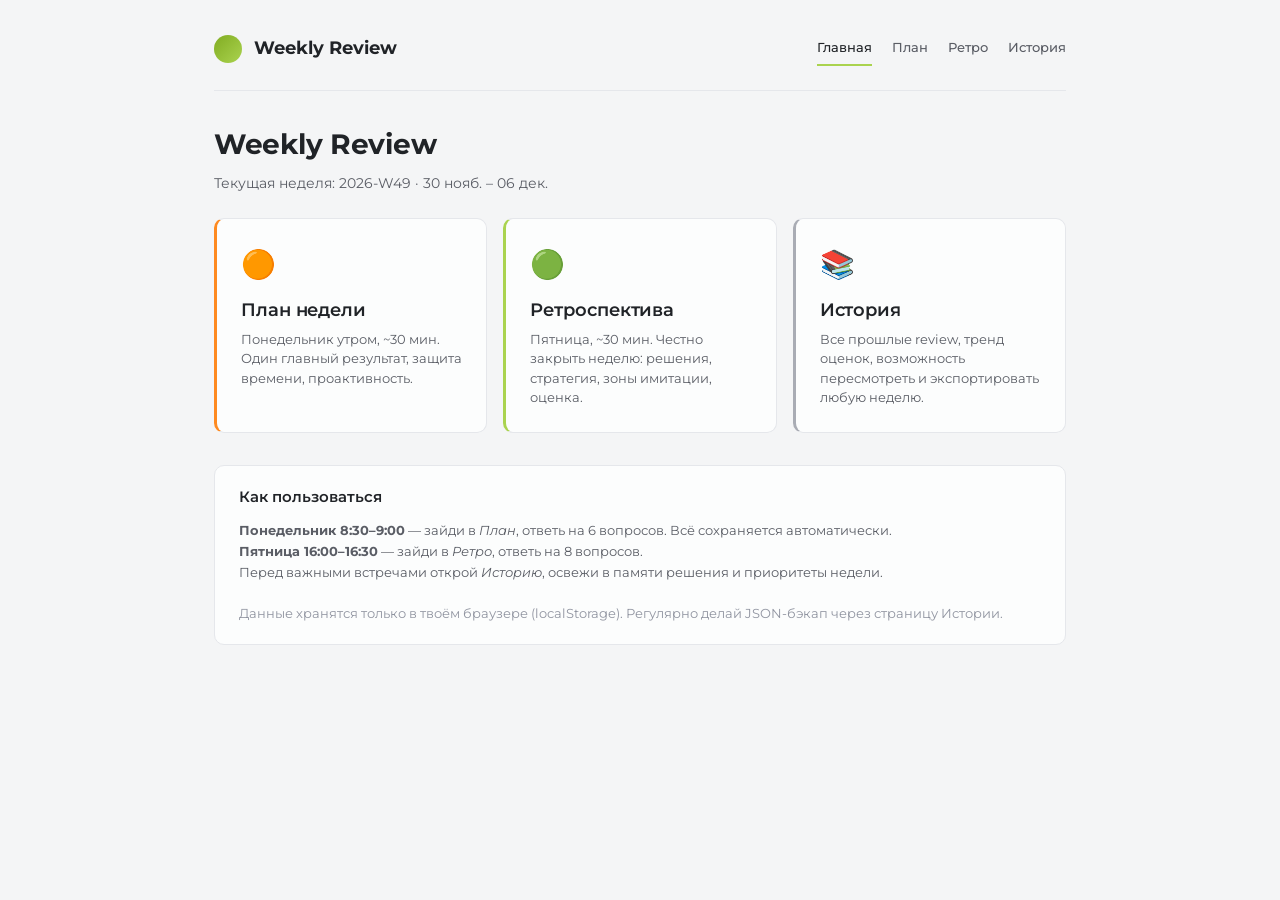
<file: index.html>
<!DOCTYPE html>
<html lang="ru">
<head>
  <meta charset="UTF-8" />
  <meta name="viewport" content="width=device-width, initial-scale=1.0" />
  <title>Weekly Review — Lev Haolam</title>
  <link rel="stylesheet" href="styles.css" />
</head>
<body>
  <div class="container">
    <header class="app-header">
      <a href="index.html" class="logo">
        <span class="logo-mark"></span>
        Weekly Review
      </a>
      <nav>
        <a href="index.html" class="active">Главная</a>
        <a href="plan.html">План</a>
        <a href="retro.html">Ретро</a>
        <a href="history.html">История</a>
      </nav>
    </header>

    <h1>Weekly Review</h1>
    <p class="subtitle" id="subtitle">—</p>

    <div class="mode-grid">
      <a href="plan.html" class="mode-card plan">
        <div class="icon">🟠</div>
        <h2>План недели</h2>
        <p>Понедельник утром, ~30 мин. Один главный результат, защита времени, проактивность.</p>
      </a>
      <a href="retro.html" class="mode-card retro">
        <div class="icon">🟢</div>
        <h2>Ретроспектива</h2>
        <p>Пятница, ~30 мин. Честно закрыть неделю: решения, стратегия, зоны имитации, оценка.</p>
      </a>
      <a href="history.html" class="mode-card history">
        <div class="icon">📚</div>
        <h2>История</h2>
        <p>Все прошлые review, тренд оценок, возможность пересмотреть и экспортировать любую неделю.</p>
      </a>
    </div>

    <div class="block" style="margin-top:32px;">
      <h3 style="margin-bottom:12px;">Как пользоваться</h3>
      <p style="color:var(--text-secondary); font-size:13px; line-height:1.6;">
        <strong>Понедельник 8:30–9:00</strong> — зайди в <em>План</em>, ответь на 6 вопросов. Всё сохраняется автоматически.<br>
        <strong>Пятница 16:00–16:30</strong> — зайди в <em>Ретро</em>, ответь на 8 вопросов.<br>
        Перед важными встречами открой <em>Историю</em>, освежи в памяти решения и приоритеты недели.<br>
        <br>
        <span style="color:var(--text-muted);">Данные хранятся только в твоём браузере (localStorage). Регулярно делай JSON-бэкап через страницу Истории.</span>
      </p>
    </div>
  </div>

  <script src="app.js"></script>
  <script>
    (function() {
      const key = getWeekKey();
      const { start, end } = getWeekDateRange();
      document.getElementById('subtitle').textContent =
        `Текущая неделя: ${key} · ${formatDateShort(start)} – ${formatDateShort(end)}`;
    })();
  </script>
</body>
</html>
</file>
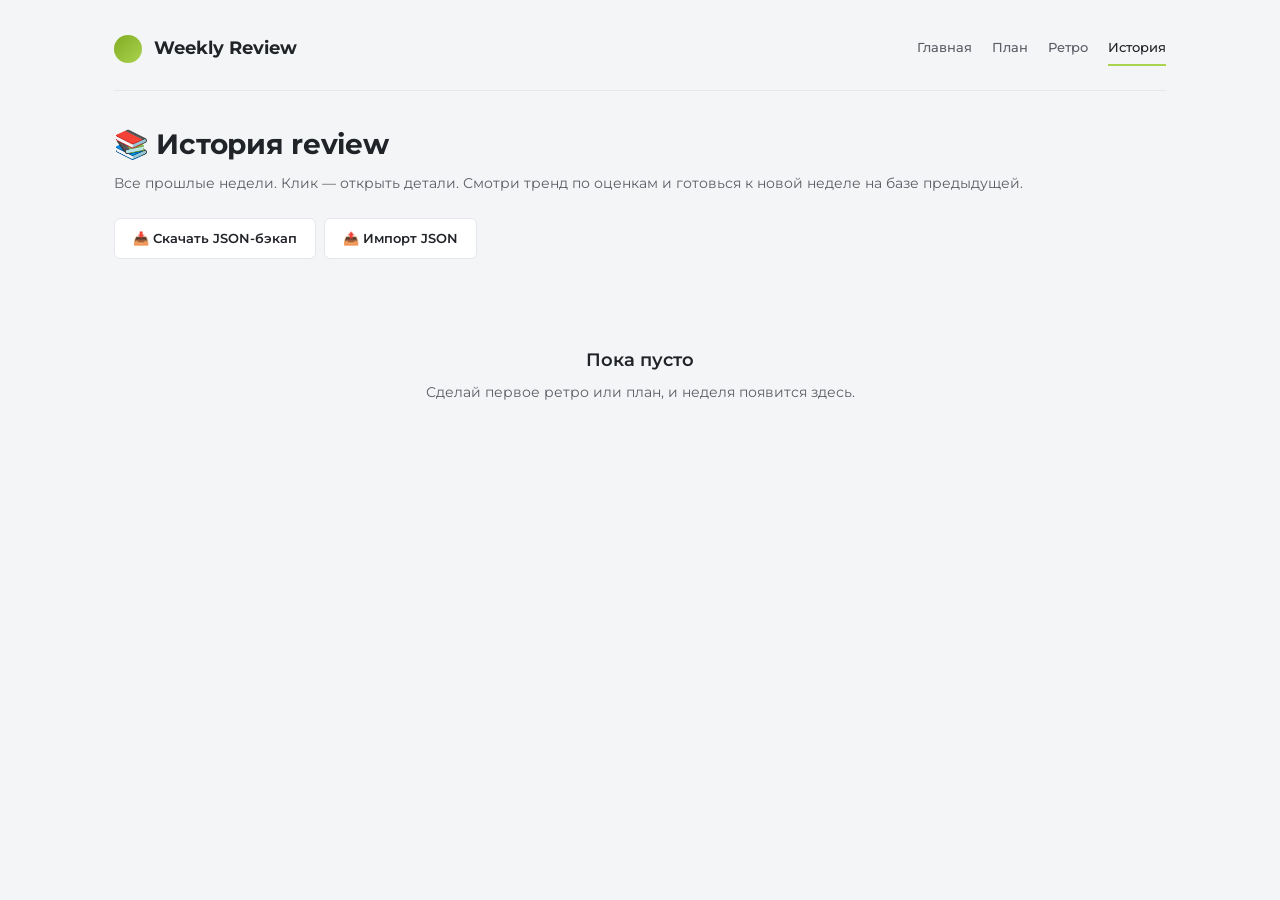
<file: history.html>
<!DOCTYPE html>
<html lang="ru">
<head>
  <meta charset="UTF-8" />
  <meta name="viewport" content="width=device-width, initial-scale=1.0" />
  <title>История — Weekly Review</title>
  <link rel="stylesheet" href="styles.css" />
</head>
<body>
  <div class="container-wide">
    <header class="app-header">
      <a href="index.html" class="logo">
        <span class="logo-mark"></span>
        Weekly Review
      </a>
      <nav>
        <a href="index.html">Главная</a>
        <a href="plan.html">План</a>
        <a href="retro.html">Ретро</a>
        <a href="history.html" class="active">История</a>
      </nav>
    </header>

    <h1>📚 История review</h1>
    <p class="subtitle">Все прошлые недели. Клик — открыть детали. Смотри тренд по оценкам и готовься к новой неделе на базе предыдущей.</p>

    <div style="display:flex; gap:8px; margin-bottom:24px; flex-wrap:wrap;">
      <button type="button" class="btn btn-secondary" id="btn-backup">📥 Скачать JSON-бэкап</button>
      <label class="btn btn-secondary" style="cursor:pointer;">
        📤 Импорт JSON
        <input type="file" id="file-import" accept=".json" style="display:none" />
      </label>
      <div style="flex:1"></div>
      <div id="stats" style="color:var(--text-secondary); font-size:13px; align-self:center;"></div>
    </div>

    <div id="history-list" class="history-list"></div>
  </div>

  <!-- Modal -->
  <div class="modal-overlay" id="modal-overlay">
    <div class="modal">
      <button class="modal-close" id="modal-close" aria-label="Закрыть">×</button>
      <h2 id="modal-title">—</h2>
      <p class="modal-meta" id="modal-meta">—</p>
      <div id="modal-body"></div>
      <div class="modal-actions">
        <button type="button" class="btn btn-primary" id="modal-export">Экспорт в Markdown</button>
        <button type="button" class="btn btn-danger" id="modal-delete">Удалить</button>
      </div>
    </div>
  </div>

  <script src="app.js"></script>
  <script>
    (function() {
      const listEl = document.getElementById('history-list');
      const statsEl = document.getElementById('stats');
      const modal = document.getElementById('modal-overlay');
      const modalTitle = document.getElementById('modal-title');
      const modalMeta = document.getElementById('modal-meta');
      const modalBody = document.getElementById('modal-body');
      const modalClose = document.getElementById('modal-close');
      const modalExport = document.getElementById('modal-export');
      const modalDelete = document.getElementById('modal-delete');

      let currentWeekKey = null;

      function render() {
        const all = loadAll();
        const keys = Object.keys(all).sort().reverse();

        if (!keys.length) {
          listEl.innerHTML = `
            <div class="empty-state">
              <h2>Пока пусто</h2>
              <p>Сделай первое ретро или план, и неделя появится здесь.</p>
            </div>`;
          statsEl.textContent = '';
          return;
        }

        const retroCount = keys.filter(k => all[k].retro).length;
        const planCount = keys.filter(k => all[k].plan).length;
        const scores = keys.map(k => all[k].retro?.r7_score).filter(s => s != null);
        const avgScore = scores.length ? (scores.reduce((a, b) => a + b, 0) / scores.length).toFixed(1) : '—';
        const pluralize = (n, forms) => {
          const mod10 = n % 10, mod100 = n % 100;
          if (mod10 === 1 && mod100 !== 11) return forms[0];
          if (mod10 >= 2 && mod10 <= 4 && (mod100 < 10 || mod100 >= 20)) return forms[1];
          return forms[2];
        };
        const weeksWord = pluralize(keys.length, ['неделя', 'недели', 'недель']);
        const plansWord = pluralize(planCount, ['план', 'плана', 'планов']);
        statsEl.textContent = `${keys.length} ${weeksWord} · ${planCount} ${plansWord} · ${retroCount} ретро · ср. оценка: ${avgScore}`;

        listEl.innerHTML = keys.map(k => {
          const week = all[k];
          const { start, end } = weekKeyToRange(k);
          const hasRetro = !!week.retro;
          const hasPlan = !!week.plan;
          const score = week.retro?.r7_score;
          let scoreCls = 'na';
          let scoreText = '—';
          if (score != null) {
            scoreText = score + '/10';
            if (score >= 7) scoreCls = 'good';
            else if (score >= 4) scoreCls = 'mid';
            else scoreCls = 'low';
          }
          return `
            <div class="history-item" data-week="${k}">
              <div>
                <div class="week-main">${k}</div>
                <div class="week-dates">${formatDateShort(start)} – ${formatDateShort(end)}</div>
              </div>
              <div class="types">
                <span class="type-tag ${hasPlan ? 'plan' : 'missing'}">${hasPlan ? '🟠 План' : 'нет плана'}</span>
                <span class="type-tag ${hasRetro ? 'retro' : 'missing'}">${hasRetro ? '🟢 Ретро' : 'нет ретро'}</span>
              </div>
              <div class="score ${scoreCls}">${scoreText}</div>
            </div>`;
        }).join('');

        listEl.querySelectorAll('.history-item').forEach(el => {
          el.addEventListener('click', () => openModal(el.dataset.week));
        });
      }

      function renderSection(label, value) {
        const empty = value === '' || value == null;
        const text = empty ? '(не заполнено)' : value;
        return `
          <div class="section">
            <h3>${label}</h3>
            <p class="${empty ? 'empty' : ''}">${escapeHtml(text)}</p>
          </div>`;
      }

      function escapeHtml(s) {
        if (s == null) return '';
        return String(s)
          .replace(/&/g, '&amp;')
          .replace(/</g, '&lt;')
          .replace(/>/g, '&gt;');
      }

      function openModal(weekKey) {
        currentWeekKey = weekKey;
        const week = getWeek(weekKey);
        const { start, end } = weekKeyToRange(weekKey);

        modalTitle.textContent = 'Неделя ' + weekKey;
        modalMeta.textContent = formatDateFull(start) + ' — ' + formatDateFull(end);

        let html = '';
        if (week.plan) {
          const p = week.plan;
          html += '<h3 style="color:var(--lh-orange); margin-top:8px; margin-bottom:12px;">🟠 ПЛАН</h3>';
          html += renderSection('1. Главный результат', p.p1_main_outcome);
          html += renderSection('2. Второй результат', p.p2_second_outcome);
          html += renderSection('3. Maker-блоки', p.p3_maker_blocks);
          html += renderSection('4. Встречи на сокращение', p.p4_meetings_cut);
          html += renderSection('5. Проактивное действие', p.p5_proactive);
          html += renderSection('6. Отложенный разговор', p.p6_postponed);
        }
        if (week.retro) {
          const r = week.retro;
          html += '<h3 style="color:var(--lh-green-dark); margin-top:24px; margin-bottom:12px;">🟢 РЕТРОСПЕКТИВА</h3>';
          html += renderSection('7. Принятые решения', r.r1_decisions);
          html += renderSection('8. Стратегические проекты', r.r2_strategic);
          html += renderSection('9. Часы в maker-режиме', r.r3_maker_hours != null ? r.r3_maker_hours + ' ч' : '');
          html += renderSection('10. Встречи → решения', r.r4_meetings);
          html += renderSection('11. Системы vs решения', r.r5_systems);
          html += renderSection('12. Где подменял команду', r.r6_team);
          html += renderSection('13. Реальность vs имитация', r.r7_score != null ? r.r7_score + '/10' : '');
          html += renderSection('14. Что НЕ буду делать', r.r8_not_doing);
        }
        if (!week.retro && !week.plan) {
          html = '<p class="empty" style="color:var(--text-muted)">Нет данных за эту неделю.</p>';
        }
        modalBody.innerHTML = html;
        modal.classList.add('open');
      }

      function closeModal() {
        modal.classList.remove('open');
        currentWeekKey = null;
      }

      modalClose.addEventListener('click', closeModal);
      modal.addEventListener('click', e => {
        if (e.target === modal) closeModal();
      });
      document.addEventListener('keydown', e => {
        if (e.key === 'Escape' && modal.classList.contains('open')) closeModal();
      });

      modalExport.addEventListener('click', () => {
        if (currentWeekKey) exportWeekMarkdown(currentWeekKey);
      });

      modalDelete.addEventListener('click', () => {
        if (!currentWeekKey) return;
        if (confirm('Удалить неделю ' + currentWeekKey + '? Это действие необратимо.')) {
          deleteWeek(currentWeekKey);
          closeModal();
          render();
          showToast('Неделя удалена');
        }
      });

      document.getElementById('btn-backup').addEventListener('click', exportAllJSON);

      document.getElementById('file-import').addEventListener('change', e => {
        const file = e.target.files[0];
        if (file) importJSON(file);
      });

      render();
    })();
  </script>
</body>
</html>
</file>
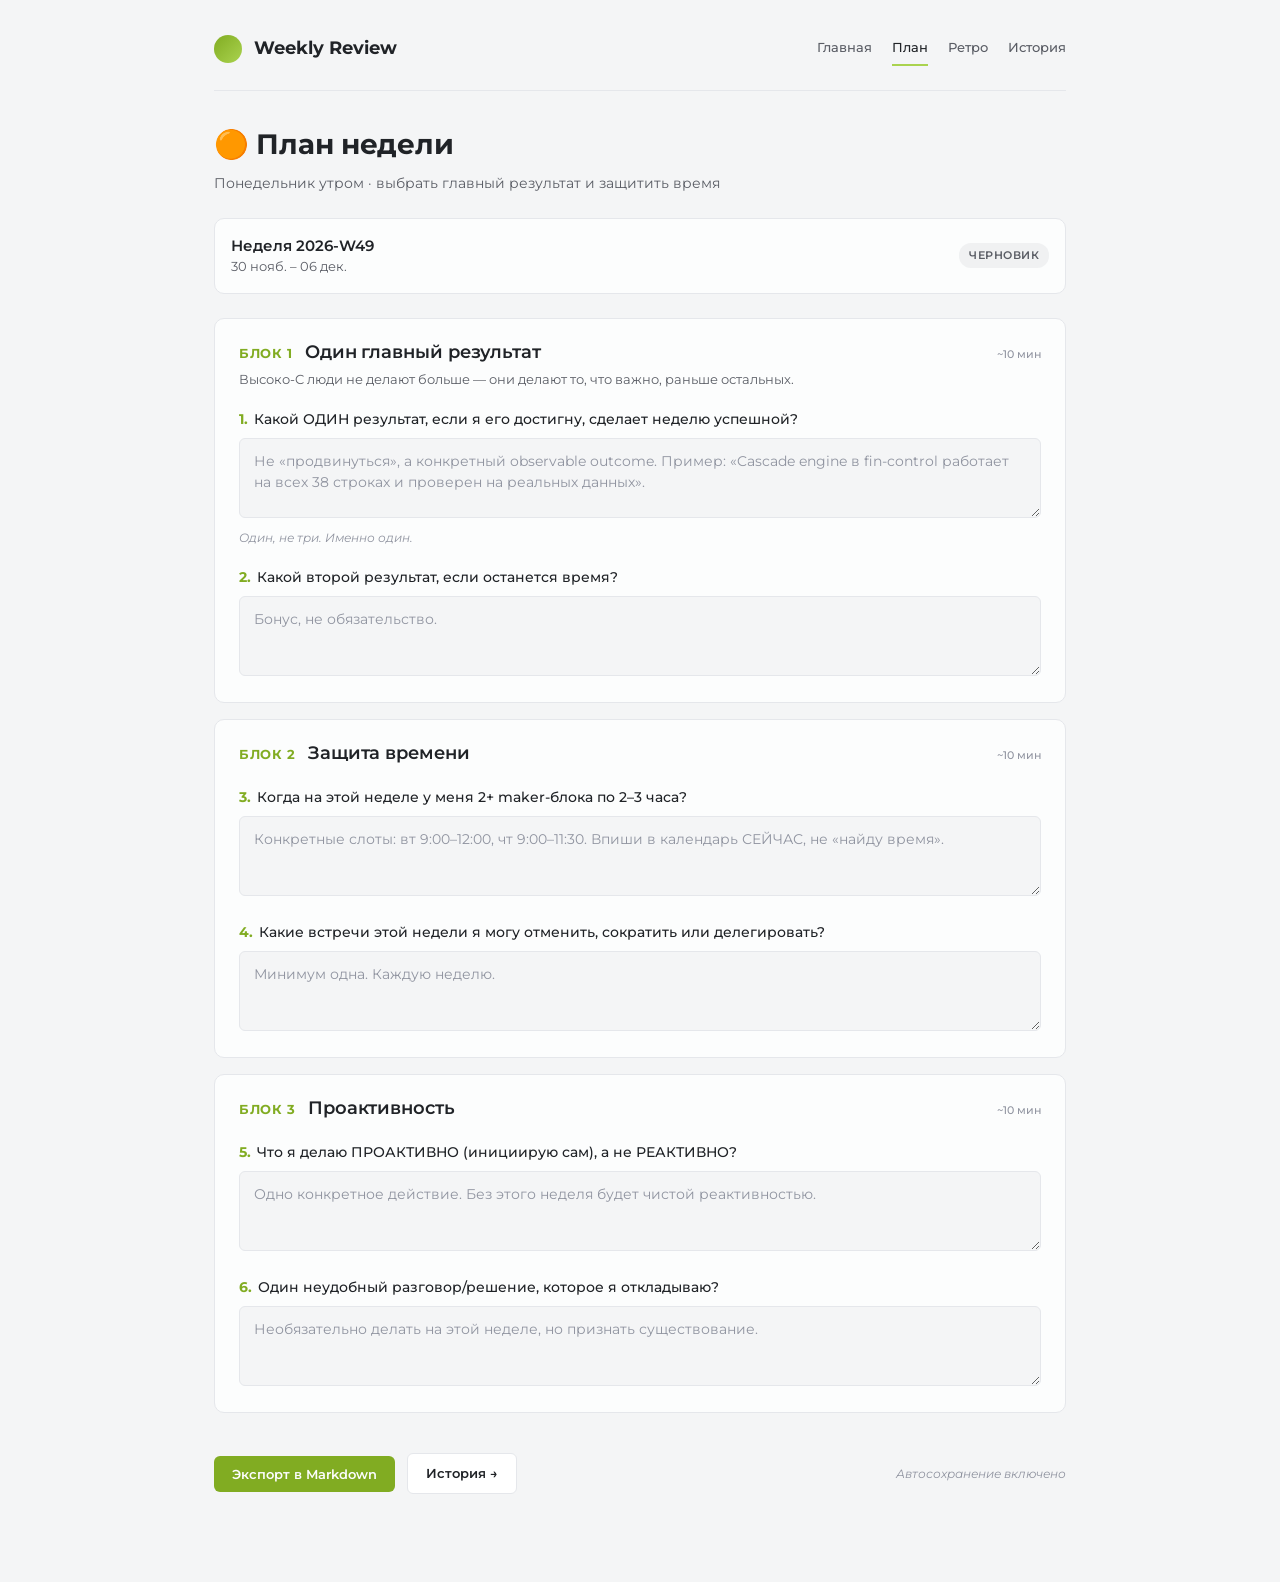
<file: plan.html>
<!DOCTYPE html>
<html lang="ru">
<head>
  <meta charset="UTF-8" />
  <meta name="viewport" content="width=device-width, initial-scale=1.0" />
  <title>План недели — Weekly Review</title>
  <link rel="stylesheet" href="styles.css" />
</head>
<body>
  <div class="container">
    <header class="app-header">
      <a href="index.html" class="logo">
        <span class="logo-mark"></span>
        Weekly Review
      </a>
      <nav>
        <a href="index.html">Главная</a>
        <a href="plan.html" class="active">План</a>
        <a href="retro.html">Ретро</a>
        <a href="history.html">История</a>
      </nav>
    </header>

    <h1>🟠 План недели</h1>
    <p class="subtitle">Понедельник утром · выбрать главный результат и защитить время</p>

    <div class="review-meta">
      <div>
        <div class="week-label" id="week-label">—</div>
        <div class="date-label" id="date-label">—</div>
      </div>
      <div class="status-badge draft">Черновик</div>
    </div>

    <form id="plan-form">
      <!-- Block 1 -->
      <div class="block">
        <div class="block-header">
          <span class="block-num">БЛОК 1</span>
          <h2>Один главный результат</h2>
          <span class="block-time">~10 мин</span>
        </div>
        <p class="block-desc">Высоко-C люди не делают больше — они делают то, что важно, раньше остальных.</p>

        <div class="question">
          <label><span class="q-num">1.</span>Какой ОДИН результат, если я его достигну, сделает неделю успешной?</label>
          <textarea data-field="p1_main_outcome" placeholder="Не «продвинуться», а конкретный observable outcome. Пример: «Cascade engine в fin-control работает на всех 38 строках и проверен на реальных данных»."></textarea>
          <p class="hint">Один, не три. Именно один.</p>
        </div>

        <div class="question">
          <label><span class="q-num">2.</span>Какой второй результат, если останется время?</label>
          <textarea data-field="p2_second_outcome" placeholder="Бонус, не обязательство."></textarea>
        </div>
      </div>

      <!-- Block 2 -->
      <div class="block">
        <div class="block-header">
          <span class="block-num">БЛОК 2</span>
          <h2>Защита времени</h2>
          <span class="block-time">~10 мин</span>
        </div>

        <div class="question">
          <label><span class="q-num">3.</span>Когда на этой неделе у меня 2+ maker-блока по 2–3 часа?</label>
          <textarea data-field="p3_maker_blocks" placeholder="Конкретные слоты: вт 9:00–12:00, чт 9:00–11:30. Впиши в календарь СЕЙЧАС, не «найду время»."></textarea>
        </div>

        <div class="question">
          <label><span class="q-num">4.</span>Какие встречи этой недели я могу отменить, сократить или делегировать?</label>
          <textarea data-field="p4_meetings_cut" placeholder="Минимум одна. Каждую неделю."></textarea>
        </div>
      </div>

      <!-- Block 3 -->
      <div class="block">
        <div class="block-header">
          <span class="block-num">БЛОК 3</span>
          <h2>Проактивность</h2>
          <span class="block-time">~10 мин</span>
        </div>

        <div class="question">
          <label><span class="q-num">5.</span>Что я делаю ПРОАКТИВНО (инициирую сам), а не РЕАКТИВНО?</label>
          <textarea data-field="p5_proactive" placeholder="Одно конкретное действие. Без этого неделя будет чистой реактивностью."></textarea>
        </div>

        <div class="question">
          <label><span class="q-num">6.</span>Один неудобный разговор/решение, которое я откладываю?</label>
          <textarea data-field="p6_postponed" placeholder="Необязательно делать на этой неделе, но признать существование."></textarea>
        </div>
      </div>

      <div class="form-actions">
        <button type="button" class="btn btn-primary" id="btn-export">Экспорт в Markdown</button>
        <a href="history.html" class="btn btn-secondary">История →</a>
        <span class="save-indicator">Автосохранение включено</span>
      </div>
    </form>
  </div>

  <script src="app.js"></script>
  <script>
    (function() {
      const weekKey = getWeekKey();
      const { start, end } = getWeekDateRange();
      document.getElementById('week-label').textContent = 'Неделя ' + weekKey;
      document.getElementById('date-label').textContent =
        formatDateShort(start) + ' – ' + formatDateShort(end);

      const form = document.getElementById('plan-form');
      initFormAutoSave(form, weekKey, 'plan');

      document.getElementById('btn-export').addEventListener('click', () => {
        exportWeekMarkdown(weekKey);
      });
    })();
  </script>
</body>
</html>
</file>
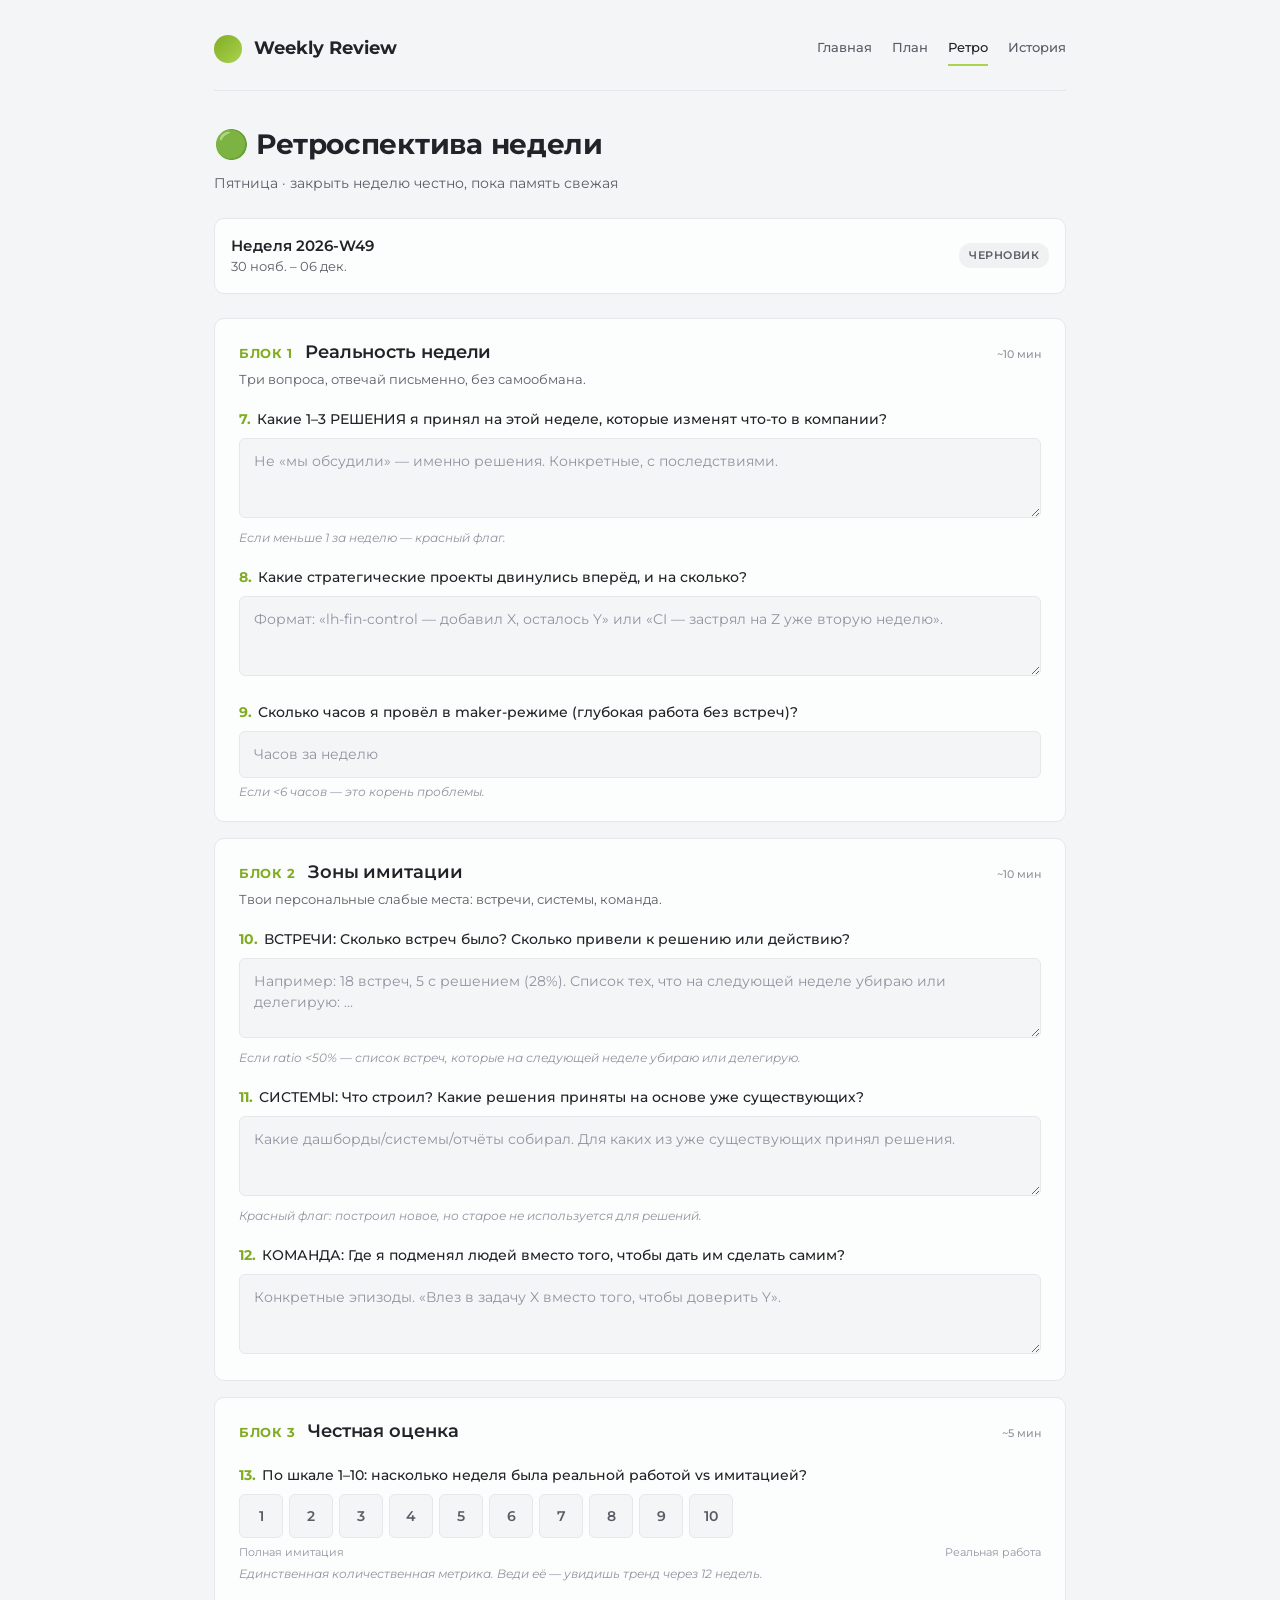
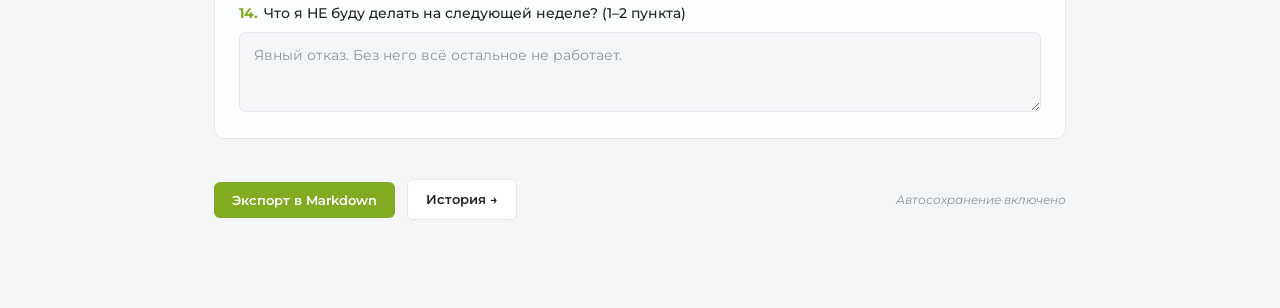
<file: retro.html>
<!DOCTYPE html>
<html lang="ru">
<head>
  <meta charset="UTF-8" />
  <meta name="viewport" content="width=device-width, initial-scale=1.0" />
  <title>Ретроспектива — Weekly Review</title>
  <link rel="stylesheet" href="styles.css" />
</head>
<body>
  <div class="container">
    <header class="app-header">
      <a href="index.html" class="logo">
        <span class="logo-mark"></span>
        Weekly Review
      </a>
      <nav>
        <a href="index.html">Главная</a>
        <a href="plan.html">План</a>
        <a href="retro.html" class="active">Ретро</a>
        <a href="history.html">История</a>
      </nav>
    </header>

    <h1>🟢 Ретроспектива недели</h1>
    <p class="subtitle">Пятница · закрыть неделю честно, пока память свежая</p>

    <div class="review-meta">
      <div>
        <div class="week-label" id="week-label">—</div>
        <div class="date-label" id="date-label">—</div>
      </div>
      <div class="status-badge draft">Черновик</div>
    </div>

    <form id="retro-form">
      <!-- Block 1 -->
      <div class="block">
        <div class="block-header">
          <span class="block-num">БЛОК 1</span>
          <h2>Реальность недели</h2>
          <span class="block-time">~10 мин</span>
        </div>
        <p class="block-desc">Три вопроса, отвечай письменно, без самообмана.</p>

        <div class="question">
          <label><span class="q-num">7.</span>Какие 1–3 РЕШЕНИЯ я принял на этой неделе, которые изменят что-то в компании?</label>
          <textarea data-field="r1_decisions" placeholder="Не «мы обсудили» — именно решения. Конкретные, с последствиями."></textarea>
          <p class="hint">Если меньше 1 за неделю — красный флаг.</p>
        </div>

        <div class="question">
          <label><span class="q-num">8.</span>Какие стратегические проекты двинулись вперёд, и на сколько?</label>
          <textarea data-field="r2_strategic" placeholder="Формат: «lh-fin-control — добавил X, осталось Y» или «CI — застрял на Z уже вторую неделю»."></textarea>
        </div>

        <div class="question">
          <label><span class="q-num">9.</span>Сколько часов я провёл в maker-режиме (глубокая работа без встреч)?</label>
          <input type="number" min="0" max="60" step="0.5" data-field="r3_maker_hours" placeholder="Часов за неделю" />
          <p class="hint">Если &lt;6 часов — это корень проблемы.</p>
        </div>
      </div>

      <!-- Block 2 -->
      <div class="block">
        <div class="block-header">
          <span class="block-num">БЛОК 2</span>
          <h2>Зоны имитации</h2>
          <span class="block-time">~10 мин</span>
        </div>
        <p class="block-desc">Твои персональные слабые места: встречи, системы, команда.</p>

        <div class="question">
          <label><span class="q-num">10.</span>ВСТРЕЧИ: Сколько встреч было? Сколько привели к решению или действию?</label>
          <textarea data-field="r4_meetings" placeholder="Например: 18 встреч, 5 с решением (28%). Список тех, что на следующей неделе убираю или делегирую: ..."></textarea>
          <p class="hint">Если ratio &lt;50% — список встреч, которые на следующей неделе убираю или делегирую.</p>
        </div>

        <div class="question">
          <label><span class="q-num">11.</span>СИСТЕМЫ: Что строил? Какие решения приняты на основе уже существующих?</label>
          <textarea data-field="r5_systems" placeholder="Какие дашборды/системы/отчёты собирал. Для каких из уже существующих принял решения."></textarea>
          <p class="hint">Красный флаг: построил новое, но старое не используется для решений.</p>
        </div>

        <div class="question">
          <label><span class="q-num">12.</span>КОМАНДА: Где я подменял людей вместо того, чтобы дать им сделать самим?</label>
          <textarea data-field="r6_team" placeholder="Конкретные эпизоды. «Влез в задачу X вместо того, чтобы доверить Y»."></textarea>
        </div>
      </div>

      <!-- Block 3 -->
      <div class="block">
        <div class="block-header">
          <span class="block-num">БЛОК 3</span>
          <h2>Честная оценка</h2>
          <span class="block-time">~5 мин</span>
        </div>

        <div class="question">
          <label><span class="q-num">13.</span>По шкале 1–10: насколько неделя была реальной работой vs имитацией?</label>
          <div class="scale-input" data-field="r7_score">
            <button type="button" class="scale-btn" data-value="1">1</button>
            <button type="button" class="scale-btn" data-value="2">2</button>
            <button type="button" class="scale-btn" data-value="3">3</button>
            <button type="button" class="scale-btn" data-value="4">4</button>
            <button type="button" class="scale-btn" data-value="5">5</button>
            <button type="button" class="scale-btn" data-value="6">6</button>
            <button type="button" class="scale-btn" data-value="7">7</button>
            <button type="button" class="scale-btn" data-value="8">8</button>
            <button type="button" class="scale-btn" data-value="9">9</button>
            <button type="button" class="scale-btn" data-value="10">10</button>
          </div>
          <div class="scale-labels">
            <span>Полная имитация</span>
            <span>Реальная работа</span>
          </div>
          <p class="hint">Единственная количественная метрика. Веди её — увидишь тренд через 12 недель.</p>
        </div>

        <div class="question">
          <label><span class="q-num">14.</span>Что я НЕ буду делать на следующей неделе? (1–2 пункта)</label>
          <textarea data-field="r8_not_doing" placeholder="Явный отказ. Без него всё остальное не работает."></textarea>
        </div>
      </div>

      <div class="form-actions">
        <button type="button" class="btn btn-primary" id="btn-export">Экспорт в Markdown</button>
        <a href="history.html" class="btn btn-secondary">История →</a>
        <span class="save-indicator">Автосохранение включено</span>
      </div>
    </form>
  </div>

  <script src="app.js"></script>
  <script>
    (function() {
      const weekKey = getWeekKey();
      const { start, end } = getWeekDateRange();
      document.getElementById('week-label').textContent = 'Неделя ' + weekKey;
      document.getElementById('date-label').textContent =
        formatDateShort(start) + ' – ' + formatDateShort(end);

      const form = document.getElementById('retro-form');
      initFormAutoSave(form, weekKey, 'retro');

      document.getElementById('btn-export').addEventListener('click', () => {
        exportWeekMarkdown(weekKey);
      });
    })();
  </script>
</body>
</html>
</file>
<file: styles.css>
@import url('https://fonts.googleapis.com/css2?family=Montserrat:wght@400;500;600;700&display=swap');

:root {
  /* Brand */
  --lh-green-light: #AAD34F;
  --lh-green-dark: #81AC22;
  --lh-orange: #FE8A20;
  --lh-red: #F7520C;
  --lh-grey: #A9ACB4;

  /* Light theme surfaces (LH brand) */
  --bg-page: #F4F5F6;
  --bg-card: #FCFDFD;
  --bg-elevated: #FFFFFF;
  --border: #E5E7EB;
  --text-primary: #202327;
  --text-secondary: #5A5D65;
  --text-muted: #9094A0;

  --radius: 10px;
  --radius-sm: 6px;
  --font: 'Montserrat', -apple-system, BlinkMacSystemFont, 'Segoe UI', sans-serif;
}

* {
  box-sizing: border-box;
  margin: 0;
  padding: 0;
}

html, body {
  background: var(--bg-page);
  color: var(--text-primary);
  font-family: var(--font);
  font-size: 14px;
  line-height: 1.5;
  min-height: 100vh;
  -webkit-font-smoothing: antialiased;
}

a {
  color: var(--lh-green-dark);
  text-decoration: none;
}

a:hover {
  color: var(--lh-green-light);
  text-decoration: underline;
}

/* Layout */
.container {
  max-width: 900px;
  margin: 0 auto;
  padding: 32px 24px 80px;
}

.container-wide {
  max-width: 1100px;
  margin: 0 auto;
  padding: 32px 24px 80px;
}

/* Header */
.app-header {
  display: flex;
  align-items: center;
  justify-content: space-between;
  padding-bottom: 24px;
  margin-bottom: 32px;
  border-bottom: 1px solid var(--border);
}

.app-header .logo {
  display: flex;
  align-items: center;
  gap: 12px;
  font-weight: 700;
  font-size: 18px;
  color: var(--text-primary);
}

.app-header .logo-mark {
  width: 28px;
  height: 28px;
  border-radius: 50%;
  background: linear-gradient(135deg, var(--lh-green-dark), var(--lh-green-light));
  display: inline-block;
}

.app-header nav {
  display: flex;
  gap: 20px;
}

.app-header nav a {
  color: var(--text-secondary);
  font-weight: 500;
  font-size: 13px;
  padding: 6px 0;
  border-bottom: 2px solid transparent;
  transition: color 0.15s, border-color 0.15s;
}

.app-header nav a:hover,
.app-header nav a.active {
  color: var(--text-primary);
  border-bottom-color: var(--lh-green-light);
}

/* Typography */
h1 {
  font-size: 28px;
  font-weight: 700;
  margin-bottom: 8px;
  letter-spacing: -0.01em;
}

h2 {
  font-size: 18px;
  font-weight: 600;
  margin-bottom: 12px;
  letter-spacing: -0.005em;
}

h3 {
  font-size: 15px;
  font-weight: 600;
  margin-bottom: 8px;
}

.subtitle {
  color: var(--text-secondary);
  font-size: 14px;
  margin-bottom: 24px;
}

.hint {
  color: var(--text-muted);
  font-size: 12px;
  font-style: italic;
  margin-top: 6px;
  line-height: 1.4;
}

/* Home page mode cards */
.mode-grid {
  display: grid;
  grid-template-columns: repeat(auto-fit, minmax(260px, 1fr));
  gap: 16px;
  margin-top: 24px;
}

.mode-card {
  background: var(--bg-card);
  border: 1px solid var(--border);
  border-radius: var(--radius);
  padding: 24px;
  text-decoration: none;
  color: inherit;
  transition: transform 0.15s, border-color 0.15s;
  display: block;
}

.mode-card:hover {
  border-color: var(--lh-green-light);
  transform: translateY(-2px);
}

.mode-card .icon {
  font-size: 28px;
  margin-bottom: 12px;
}

.mode-card h2 {
  margin-bottom: 6px;
  color: var(--text-primary);
}

.mode-card p {
  color: var(--text-secondary);
  font-size: 13px;
}

.mode-card.retro { border-left: 3px solid var(--lh-green-light); }
.mode-card.plan { border-left: 3px solid var(--lh-orange); }
.mode-card.history { border-left: 3px solid var(--lh-grey); }

/* Review form */
.review-meta {
  display: flex;
  gap: 16px;
  align-items: center;
  margin-bottom: 24px;
  padding: 16px;
  background: var(--bg-card);
  border-radius: var(--radius);
  border: 1px solid var(--border);
}

.review-meta .week-label {
  font-weight: 600;
  font-size: 15px;
}

.review-meta .date-label {
  color: var(--text-secondary);
  font-size: 13px;
}

.review-meta .status-badge {
  margin-left: auto;
  padding: 4px 10px;
  border-radius: 12px;
  font-size: 11px;
  font-weight: 600;
  text-transform: uppercase;
  letter-spacing: 0.04em;
}

.status-badge.draft {
  background: rgba(169, 172, 180, 0.15);
  color: var(--text-secondary);
}

.status-badge.saved {
  background: rgba(170, 211, 79, 0.2);
  color: var(--lh-green-dark);
}

/* Section blocks */
.block {
  background: var(--bg-card);
  border: 1px solid var(--border);
  border-radius: var(--radius);
  padding: 20px 24px;
  margin-bottom: 16px;
}

.block-header {
  display: flex;
  align-items: baseline;
  gap: 12px;
  margin-bottom: 4px;
}

.block-header .block-num {
  color: var(--lh-green-dark);
  font-weight: 700;
  font-size: 13px;
  letter-spacing: 0.05em;
}

.block-header h2 {
  margin-bottom: 0;
}

.block-header .block-time {
  margin-left: auto;
  color: var(--text-muted);
  font-size: 11px;
  font-weight: 500;
}

.block > .block-desc {
  color: var(--text-secondary);
  font-size: 13px;
  margin-bottom: 16px;
}

/* Questions */
.question {
  margin-top: 20px;
}

.question:first-of-type {
  margin-top: 0;
}

.question label {
  display: block;
  font-weight: 500;
  font-size: 14px;
  margin-bottom: 8px;
  color: var(--text-primary);
}

.question label .q-num {
  color: var(--lh-green-dark);
  font-weight: 700;
  margin-right: 6px;
}

/* Inputs */
textarea,
input[type="text"],
input[type="number"] {
  width: 100%;
  background: var(--bg-page);
  border: 1px solid var(--border);
  border-radius: var(--radius-sm);
  padding: 12px 14px;
  color: var(--text-primary);
  font-family: var(--font);
  font-size: 14px;
  line-height: 1.5;
  resize: vertical;
  transition: border-color 0.15s;
}

textarea {
  min-height: 80px;
}

textarea:focus,
input:focus {
  outline: none;
  border-color: var(--lh-green-light);
}

textarea::placeholder,
input::placeholder {
  color: var(--text-muted);
}

/* Scale input (1-10) */
.scale-input {
  display: flex;
  gap: 6px;
  margin-top: 8px;
}

.scale-btn {
  flex: 1;
  aspect-ratio: 1;
  max-width: 44px;
  background: var(--bg-page);
  border: 1px solid var(--border);
  border-radius: var(--radius-sm);
  color: var(--text-secondary);
  font-family: var(--font);
  font-weight: 600;
  font-size: 14px;
  cursor: pointer;
  transition: all 0.15s;
}

.scale-btn:hover {
  border-color: var(--lh-green-light);
  color: var(--text-primary);
}

.scale-btn.selected {
  background: var(--lh-green-dark);
  border-color: var(--lh-green-dark);
  color: #FCFDFD;
}

.scale-labels {
  display: flex;
  justify-content: space-between;
  margin-top: 6px;
  font-size: 11px;
  color: var(--text-muted);
}

/* Footer actions */
.form-actions {
  padding: 16px 0 8px;
  margin-top: 24px;
  display: flex;
  gap: 12px;
  flex-wrap: wrap;
  align-items: center;
}

.btn {
  border: none;
  border-radius: var(--radius-sm);
  padding: 10px 18px;
  font-family: var(--font);
  font-weight: 600;
  font-size: 13px;
  cursor: pointer;
  transition: all 0.15s;
  display: inline-flex;
  align-items: center;
  gap: 6px;
}

.btn-primary {
  background: var(--lh-green-dark);
  color: #FCFDFD;
}

.btn-primary:hover {
  background: var(--lh-green-light);
  color: #202327;
}

.btn-secondary {
  background: var(--bg-elevated);
  color: var(--text-primary);
  border: 1px solid var(--border);
}

.btn-secondary:hover {
  border-color: var(--lh-green-dark);
  color: var(--lh-green-dark);
}

.btn-danger {
  background: transparent;
  color: var(--lh-red);
  border: 1px solid var(--border);
}

.btn-danger:hover {
  border-color: var(--lh-red);
}

.btn-orange {
  background: var(--lh-orange);
  color: #202327;
}

.btn-orange:hover {
  filter: brightness(1.1);
}

.save-indicator {
  margin-left: auto;
  color: var(--text-muted);
  font-size: 12px;
  font-style: italic;
}

.save-indicator.visible {
  color: var(--lh-green-dark);
  font-style: normal;
}

/* History page */
.history-list {
  display: flex;
  flex-direction: column;
  gap: 10px;
}

.history-item {
  background: var(--bg-card);
  border: 1px solid var(--border);
  border-radius: var(--radius);
  padding: 16px 20px;
  display: flex;
  align-items: center;
  gap: 20px;
  text-decoration: none;
  color: inherit;
  transition: border-color 0.15s;
  cursor: pointer;
}

.history-item:hover {
  border-color: var(--lh-green-light);
}

.history-item .week-main {
  font-weight: 600;
  font-size: 15px;
  min-width: 120px;
}

.history-item .week-dates {
  color: var(--text-secondary);
  font-size: 12px;
}

.history-item .types {
  display: flex;
  gap: 6px;
  margin-left: auto;
}

.history-item .type-tag {
  padding: 3px 10px;
  border-radius: 10px;
  font-size: 11px;
  font-weight: 600;
}

.type-tag.retro {
  background: rgba(170, 211, 79, 0.2);
  color: var(--lh-green-dark);
}

.type-tag.plan {
  background: rgba(254, 138, 32, 0.15);
  color: var(--lh-orange);
}

.type-tag.missing {
  background: rgba(169, 172, 180, 0.1);
  color: var(--text-muted);
}

.history-item .score {
  min-width: 40px;
  text-align: right;
  font-weight: 700;
  font-size: 16px;
}

.score.good { color: var(--lh-green-dark); }
.score.mid { color: var(--lh-orange); }
.score.low { color: var(--lh-red); }
.score.na { color: var(--text-muted); font-weight: 400; font-size: 12px; }

.empty-state {
  text-align: center;
  padding: 64px 24px;
  color: var(--text-secondary);
}

.empty-state h2 {
  color: var(--text-primary);
  margin-bottom: 8px;
}

/* History detail modal */
.modal-overlay {
  position: fixed;
  inset: 0;
  background: rgba(0, 0, 0, 0.7);
  display: none;
  align-items: center;
  justify-content: center;
  padding: 24px;
  z-index: 100;
}

.modal-overlay.open {
  display: flex;
}

.modal {
  background: var(--bg-card);
  border: 1px solid var(--border);
  border-radius: var(--radius);
  max-width: 700px;
  width: 100%;
  max-height: 85vh;
  overflow-y: auto;
  padding: 24px 28px;
  position: relative;
}

.modal h2 {
  margin-bottom: 4px;
}

.modal .modal-meta {
  color: var(--text-secondary);
  font-size: 13px;
  margin-bottom: 20px;
}

.modal .section {
  margin-bottom: 20px;
  padding-bottom: 16px;
  border-bottom: 1px solid var(--border);
}

.modal .section:last-child {
  border-bottom: none;
}

.modal .section h3 {
  color: var(--lh-green-dark);
  font-size: 13px;
  text-transform: uppercase;
  letter-spacing: 0.05em;
  margin-bottom: 8px;
}

.modal .section p {
  white-space: pre-wrap;
  color: var(--text-primary);
  font-size: 14px;
}

.modal .section p.empty {
  color: var(--text-muted);
  font-style: italic;
}

.modal-close {
  position: absolute;
  top: 16px;
  right: 16px;
  background: transparent;
  border: none;
  color: var(--text-secondary);
  font-size: 24px;
  cursor: pointer;
  width: 32px;
  height: 32px;
  border-radius: 50%;
  display: flex;
  align-items: center;
  justify-content: center;
}

.modal-close:hover {
  background: var(--bg-elevated);
  color: var(--text-primary);
}

.modal-actions {
  display: flex;
  gap: 8px;
  margin-top: 16px;
  padding-top: 16px;
  border-top: 1px solid var(--border);
}

/* Toast */
.toast {
  position: fixed;
  bottom: 24px;
  left: 50%;
  transform: translateX(-50%) translateY(120px);
  background: var(--lh-green-dark);
  color: #FCFDFD;
  padding: 12px 20px;
  border-radius: var(--radius);
  font-size: 13px;
  font-weight: 500;
  box-shadow: 0 8px 24px rgba(0, 0, 0, 0.4);
  transition: transform 0.3s;
  z-index: 200;
}

.toast.visible {
  transform: translateX(-50%) translateY(0);
}

.toast.error {
  background: var(--lh-red);
}

/* Responsive */
@media (max-width: 640px) {
  .container, .container-wide {
    padding: 20px 16px 80px;
  }
  h1 { font-size: 22px; }
  .block { padding: 16px; }
  .scale-btn { font-size: 12px; }
  .app-header nav { gap: 12px; }
  .history-item { flex-wrap: wrap; gap: 8px; }
  .history-item .types { margin-left: 0; }
}
</file>
